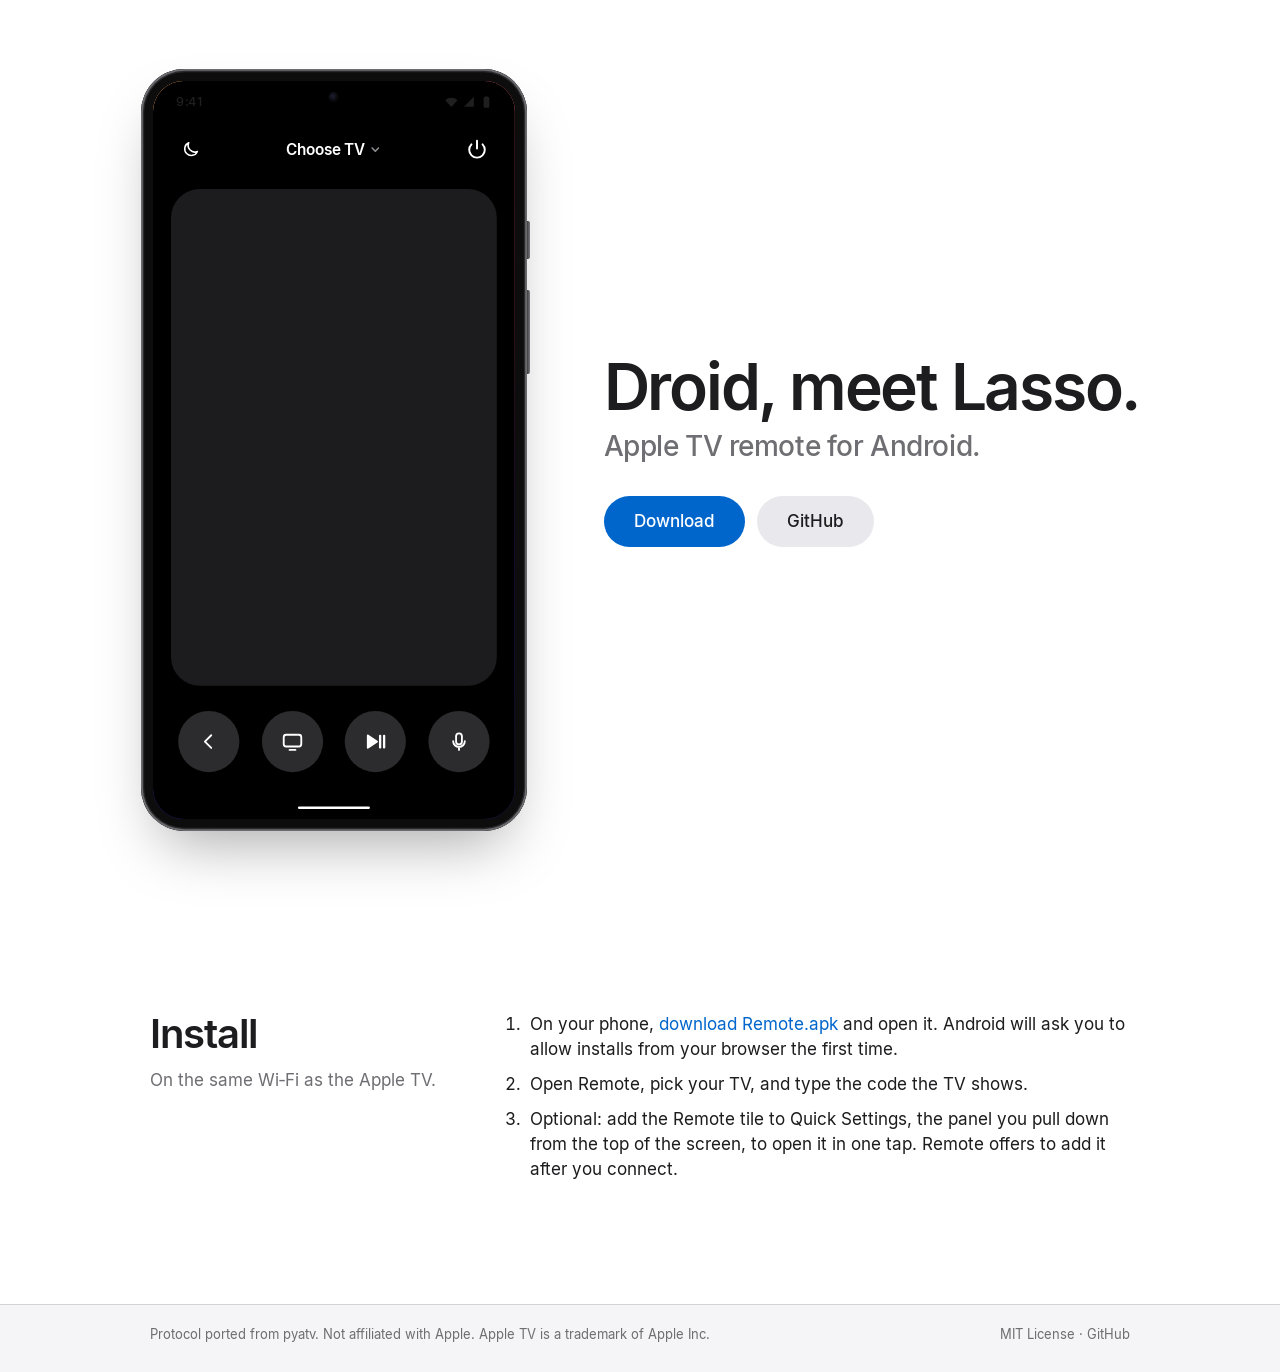
<file: docs/index.html>
<!doctype html>
<html lang="en">
<head>
<meta charset="utf-8">
<meta name="viewport" content="width=device-width, initial-scale=1">
<title>Remote: Apple TV remote for Android</title>
<meta name="description" content="A free, open-source Apple TV remote for Android, with no ads. It pairs with your TV and talks to it directly over Wi&#8209;Fi, the way the iPhone's remote does.">
<link rel="canonical" href="https://dvdsgl.github.io/tv-remote/">
<meta name="theme-color" content="#ffffff">

<meta property="og:type" content="website">
<meta property="og:site_name" content="Remote">
<meta property="og:url" content="https://dvdsgl.github.io/tv-remote/">
<meta property="og:title" content="Remote: Apple TV remote for Android">
<meta property="og:description" content="An open-source Apple TV remote for Android. It pairs with your TV and controls it over Wi&#8209;Fi.">
<meta property="og:image" content="https://dvdsgl.github.io/tv-remote/og.png">
<meta property="og:image:width" content="1200">
<meta property="og:image:height" content="630">
<meta property="og:image:alt" content="Remote on an Android phone and an unfolded foldable, next to the line: Droid, meet Lasso.">
<meta property="og:video" content="https://dvdsgl.github.io/tv-remote/og.mp4">
<meta property="og:video:secure_url" content="https://dvdsgl.github.io/tv-remote/og.mp4">
<meta property="og:video:type" content="video/mp4">
<meta property="og:video:width" content="1200">
<meta property="og:video:height" content="630">
<meta name="twitter:card" content="summary_large_image">
<meta name="twitter:title" content="Remote: Apple TV remote for Android">
<meta name="twitter:description" content="An open-source Apple TV remote for Android. It pairs with your TV and controls it over Wi&#8209;Fi.">
<meta name="twitter:image" content="https://dvdsgl.github.io/tv-remote/og.png">
<meta name="twitter:image:alt" content="Remote on an Android phone and an unfolded foldable, next to the line: Droid, meet Lasso.">

<link rel="icon" href="icon.svg?v=1fe44487" type="image/svg+xml">
<link rel="apple-touch-icon" href="icon.png?v=a7640735">
<link rel="alternate" type="text/plain" href="llms.txt" title="llms.txt">
<link rel="stylesheet" href="demo.css?v=3fcc8a46">
<style>
  @font-face { font-family: Inter; font-weight: 400; font-display: swap; src: url(fonts/inter_regular.ttf); }
  @font-face { font-family: Inter; font-weight: 500; font-display: swap; src: url(fonts/inter_medium.ttf); }
  @font-face { font-family: Inter; font-weight: 600; font-display: swap; src: url(fonts/inter_semibold.ttf); }
  :root { --ink: #1d1d1f; --dim: #6e6e73; --band: #f5f5f7; --rule: #d2d2d7; --link: #0066cc; }
  * { box-sizing: border-box; }
  html { background: #fff; color: var(--ink); font: 400 17px/1.47 Inter, system-ui, sans-serif;
    -webkit-font-smoothing: antialiased; text-rendering: optimizeLegibility; }
  body { margin: 0; }
  a { color: var(--link); text-decoration: none; }
  a:hover { text-decoration: underline; }
  img { display: block; max-width: 100%; height: auto; }
  .wrap { width: min(980px, 100% - 48px); margin: 0 auto; }

  /* The hero fills one screen: phone and copy stacked (portrait) or side by side (landscape). */
  .hero { min-height: 100svh; display: flex; flex-direction: column; align-items: center; justify-content: center;
    gap: 24px; padding: 20px 20px 28px; text-align: center; }
  .hero .demo { --s: min(var(--sh), var(--sw)); }
  .copy { display: flex; flex-direction: column; align-items: center; gap: 24px; }
  .actions { display: flex; flex-wrap: wrap; justify-content: center; gap: 12px; }
  .github { background: #e8e8ed; color: var(--ink); padding: 13px 30px; border-radius: 980px; font-weight: 500; font-size: 17px; }
  .github:hover { background: #dcdce1; text-decoration: none; }
  h1 { font-size: clamp(34px, 9.5vw, 80px); line-height: 1.05; font-weight: 600; letter-spacing: -0.035em; margin: 0; }
  .sub { font-size: clamp(19px, 4.6vw, 28px); line-height: 1.25; font-weight: 500; letter-spacing: -0.015em; color: var(--dim); margin: 8px 0 0; }
  @media (orientation: landscape) {
    .hero { flex-direction: row; gap: clamp(32px, 6vw, 96px); padding: 32px 40px; text-align: left; }
    .copy { align-items: flex-start; gap: 32px; }
    .actions { justify-content: flex-start; }
    h1 { font-size: clamp(36px, 5vw, 84px); }
  }
  .download { background: var(--link); color: #fff; padding: 13px 30px; border-radius: 980px; font-weight: 500; font-size: 17px; }
  .corner-download { position: fixed; z-index: 10; top: 16px; right: 16px; width: 40px; height: 40px; border-radius: 50%;
    background: var(--link); display: flex; align-items: center; justify-content: center; box-shadow: 0 2px 10px rgba(0,0,0,.12); }
  .corner-download:hover { background: #0077ed; text-decoration: none; }
  /* Side by side, Download is always in view. */
  @media (orientation: landscape) { .corner-download { display: none; } }
  .download:hover { background: #0077ed; text-decoration: none; }


  .install h2 { font-size: 40px; line-height: 1.1; font-weight: 600; letter-spacing: -0.025em; margin: 0; }

  .install { padding: 112px 0; }
  .install .wrap { display: grid; grid-template-columns: 300px 1fr; gap: 56px; align-items: start; }
  .install p { color: var(--dim); margin: 12px 0 0; }
  .steps { margin: 0; padding-left: 1.2em; color: var(--ink); }
  .steps li { margin: 0 0 10px; padding-left: 4px; }

  footer { background: var(--band); border-top: 1px solid var(--rule); padding: 20px 0 28px; font-size: 13px; color: var(--dim); }
  footer .wrap { display: flex; justify-content: space-between; gap: 24px; flex-wrap: wrap; }
  footer a { color: var(--dim); }

  /* hero-sizes:start (generated by tools/hero_sizes.py) */
  @media (orientation: portrait) and (max-width: 439px) {
    .hero { --sh: .3; --sw: .3; }
    @media (min-height: 360px) { .hero { --sh: 0.280; } }
    @media (min-height: 380px) { .hero { --sh: 0.280; } }
    @media (min-height: 400px) { .hero { --sh: 0.280; } }
    @media (min-height: 420px) { .hero { --sh: 0.280; } }
    @media (min-height: 440px) { .hero { --sh: 0.280; } }
    @media (min-height: 460px) { .hero { --sh: 0.280; } }
    @media (min-height: 480px) { .hero { --sh: 0.280; } }
    @media (min-height: 500px) { .hero { --sh: 0.280; } }
    @media (min-height: 520px) { .hero { --sh: 0.280; } }
    @media (min-height: 540px) { .hero { --sh: 0.283; } }
    @media (min-height: 560px) { .hero { --sh: 0.307; } }
    @media (min-height: 580px) { .hero { --sh: 0.331; } }
    @media (min-height: 600px) { .hero { --sh: 0.354; } }
    @media (min-height: 620px) { .hero { --sh: 0.378; } }
    @media (min-height: 640px) { .hero { --sh: 0.401; } }
    @media (min-height: 660px) { .hero { --sh: 0.425; } }
    @media (min-height: 680px) { .hero { --sh: 0.449; } }
    @media (min-height: 700px) { .hero { --sh: 0.472; } }
    @media (min-height: 720px) { .hero { --sh: 0.496; } }
    @media (min-height: 740px) { .hero { --sh: 0.519; } }
    @media (min-height: 760px) { .hero { --sh: 0.543; } }
    @media (min-height: 780px) { .hero { --sh: 0.567; } }
    @media (min-height: 800px) { .hero { --sh: 0.590; } }
    @media (min-height: 820px) { .hero { --sh: 0.614; } }
    @media (min-height: 840px) { .hero { --sh: 0.638; } }
    @media (min-height: 860px) { .hero { --sh: 0.661; } }
    @media (min-height: 880px) { .hero { --sh: 0.685; } }
    @media (min-height: 900px) { .hero { --sh: 0.708; } }
    @media (min-height: 920px) { .hero { --sh: 0.732; } }
    @media (min-height: 940px) { .hero { --sh: 0.756; } }
    @media (min-height: 960px) { .hero { --sh: 0.779; } }
    @media (min-height: 980px) { .hero { --sh: 0.803; } }
    @media (min-height: 1000px) { .hero { --sh: 0.826; } }
    @media (min-height: 1020px) { .hero { --sh: 0.850; } }
    @media (min-height: 1040px) { .hero { --sh: 0.874; } }
    @media (min-height: 1060px) { .hero { --sh: 0.897; } }
    @media (min-height: 1080px) { .hero { --sh: 0.921; } }
    @media (min-height: 1100px) { .hero { --sh: 0.945; } }
    @media (min-height: 1120px) { .hero { --sh: 0.950; } }
    @media (min-height: 1140px) { .hero { --sh: 0.950; } }
    @media (min-height: 1160px) { .hero { --sh: 0.950; } }
    @media (min-height: 1180px) { .hero { --sh: 0.950; } }
    @media (min-height: 1200px) { .hero { --sh: 0.950; } }
    @media (min-height: 1220px) { .hero { --sh: 0.950; } }
    @media (min-height: 1240px) { .hero { --sh: 0.950; } }
    @media (min-height: 1260px) { .hero { --sh: 0.950; } }
    @media (min-height: 1280px) { .hero { --sh: 0.950; } }
    @media (min-height: 1300px) { .hero { --sh: 0.950; } }
    @media (min-height: 1320px) { .hero { --sh: 0.950; } }
    @media (min-height: 1340px) { .hero { --sh: 0.950; } }
    @media (min-height: 1360px) { .hero { --sh: 0.950; } }
    @media (min-height: 1380px) { .hero { --sh: 0.950; } }
    @media (min-height: 1400px) { .hero { --sh: 0.950; } }
    @media (min-height: 1420px) { .hero { --sh: 0.950; } }
    @media (min-height: 1440px) { .hero { --sh: 0.950; } }
    @media (min-width: 280px) { .hero { --sw: 0.542; } }
    @media (min-width: 300px) { .hero { --sw: 0.581; } }
    @media (min-width: 320px) { .hero { --sw: 0.619; } }
    @media (min-width: 340px) { .hero { --sw: 0.658; } }
    @media (min-width: 360px) { .hero { --sw: 0.697; } }
    @media (min-width: 380px) { .hero { --sw: 0.735; } }
    @media (min-width: 400px) { .hero { --sw: 0.774; } }
    @media (min-width: 420px) { .hero { --sw: 0.813; } }
  }
  @media (orientation: portrait) and (min-width: 440px) and (max-width: 599px) {
    .hero { --sh: .3; --sw: .3; }
    @media (min-height: 360px) { .hero { --sh: 0.280; } }
    @media (min-height: 380px) { .hero { --sh: 0.280; } }
    @media (min-height: 400px) { .hero { --sh: 0.280; } }
    @media (min-height: 420px) { .hero { --sh: 0.280; } }
    @media (min-height: 440px) { .hero { --sh: 0.280; } }
    @media (min-height: 460px) { .hero { --sh: 0.280; } }
    @media (min-height: 480px) { .hero { --sh: 0.280; } }
    @media (min-height: 500px) { .hero { --sh: 0.280; } }
    @media (min-height: 520px) { .hero { --sh: 0.280; } }
    @media (min-height: 540px) { .hero { --sh: 0.280; } }
    @media (min-height: 560px) { .hero { --sh: 0.280; } }
    @media (min-height: 580px) { .hero { --sh: 0.300; } }
    @media (min-height: 600px) { .hero { --sh: 0.323; } }
    @media (min-height: 620px) { .hero { --sh: 0.347; } }
    @media (min-height: 640px) { .hero { --sh: 0.371; } }
    @media (min-height: 660px) { .hero { --sh: 0.394; } }
    @media (min-height: 680px) { .hero { --sh: 0.418; } }
    @media (min-height: 700px) { .hero { --sh: 0.442; } }
    @media (min-height: 720px) { .hero { --sh: 0.465; } }
    @media (min-height: 740px) { .hero { --sh: 0.489; } }
    @media (min-height: 760px) { .hero { --sh: 0.512; } }
    @media (min-height: 780px) { .hero { --sh: 0.536; } }
    @media (min-height: 800px) { .hero { --sh: 0.560; } }
    @media (min-height: 820px) { .hero { --sh: 0.583; } }
    @media (min-height: 840px) { .hero { --sh: 0.607; } }
    @media (min-height: 860px) { .hero { --sh: 0.630; } }
    @media (min-height: 880px) { .hero { --sh: 0.654; } }
    @media (min-height: 900px) { .hero { --sh: 0.678; } }
    @media (min-height: 920px) { .hero { --sh: 0.701; } }
    @media (min-height: 940px) { .hero { --sh: 0.725; } }
    @media (min-height: 960px) { .hero { --sh: 0.749; } }
    @media (min-height: 980px) { .hero { --sh: 0.772; } }
    @media (min-height: 1000px) { .hero { --sh: 0.796; } }
    @media (min-height: 1020px) { .hero { --sh: 0.819; } }
    @media (min-height: 1040px) { .hero { --sh: 0.843; } }
    @media (min-height: 1060px) { .hero { --sh: 0.867; } }
    @media (min-height: 1080px) { .hero { --sh: 0.890; } }
    @media (min-height: 1100px) { .hero { --sh: 0.914; } }
    @media (min-height: 1120px) { .hero { --sh: 0.937; } }
    @media (min-height: 1140px) { .hero { --sh: 0.950; } }
    @media (min-height: 1160px) { .hero { --sh: 0.950; } }
    @media (min-height: 1180px) { .hero { --sh: 0.950; } }
    @media (min-height: 1200px) { .hero { --sh: 0.950; } }
    @media (min-height: 1220px) { .hero { --sh: 0.950; } }
    @media (min-height: 1240px) { .hero { --sh: 0.950; } }
    @media (min-height: 1260px) { .hero { --sh: 0.950; } }
    @media (min-height: 1280px) { .hero { --sh: 0.950; } }
    @media (min-height: 1300px) { .hero { --sh: 0.950; } }
    @media (min-height: 1320px) { .hero { --sh: 0.950; } }
    @media (min-height: 1340px) { .hero { --sh: 0.950; } }
    @media (min-height: 1360px) { .hero { --sh: 0.950; } }
    @media (min-height: 1380px) { .hero { --sh: 0.950; } }
    @media (min-height: 1400px) { .hero { --sh: 0.950; } }
    @media (min-height: 1420px) { .hero { --sh: 0.950; } }
    @media (min-height: 1440px) { .hero { --sh: 0.950; } }
    @media (min-width: 440px) { .hero { --sw: 0.852; } }
    @media (min-width: 460px) { .hero { --sw: 0.890; } }
    @media (min-width: 480px) { .hero { --sw: 0.929; } }
    @media (min-width: 500px) { .hero { --sw: 0.950; } }
    @media (min-width: 520px) { .hero { --sw: 0.950; } }
    @media (min-width: 540px) { .hero { --sw: 0.950; } }
    @media (min-width: 560px) { .hero { --sw: 0.950; } }
    @media (min-width: 580px) { .hero { --sw: 0.950; } }
  }
  @media (orientation: portrait) and (min-width: 600px) {
    .hero { --sh: .3; --sw: .3; }
    @media (min-height: 360px) { .hero { --sh: 0.280; } }
    @media (min-height: 380px) { .hero { --sh: 0.280; } }
    @media (min-height: 400px) { .hero { --sh: 0.280; } }
    @media (min-height: 420px) { .hero { --sh: 0.280; } }
    @media (min-height: 440px) { .hero { --sh: 0.280; } }
    @media (min-height: 460px) { .hero { --sh: 0.280; } }
    @media (min-height: 480px) { .hero { --sh: 0.280; } }
    @media (min-height: 500px) { .hero { --sh: 0.280; } }
    @media (min-height: 520px) { .hero { --sh: 0.280; } }
    @media (min-height: 540px) { .hero { --sh: 0.280; } }
    @media (min-height: 560px) { .hero { --sh: 0.280; } }
    @media (min-height: 580px) { .hero { --sh: 0.280; } }
    @media (min-height: 600px) { .hero { --sh: 0.280; } }
    @media (min-height: 620px) { .hero { --sh: 0.295; } }
    @media (min-height: 640px) { .hero { --sh: 0.319; } }
    @media (min-height: 660px) { .hero { --sh: 0.342; } }
    @media (min-height: 680px) { .hero { --sh: 0.366; } }
    @media (min-height: 700px) { .hero { --sh: 0.390; } }
    @media (min-height: 720px) { .hero { --sh: 0.413; } }
    @media (min-height: 740px) { .hero { --sh: 0.437; } }
    @media (min-height: 760px) { .hero { --sh: 0.460; } }
    @media (min-height: 780px) { .hero { --sh: 0.484; } }
    @media (min-height: 800px) { .hero { --sh: 0.508; } }
    @media (min-height: 820px) { .hero { --sh: 0.531; } }
    @media (min-height: 840px) { .hero { --sh: 0.555; } }
    @media (min-height: 860px) { .hero { --sh: 0.579; } }
    @media (min-height: 880px) { .hero { --sh: 0.602; } }
    @media (min-height: 900px) { .hero { --sh: 0.626; } }
    @media (min-height: 920px) { .hero { --sh: 0.649; } }
    @media (min-height: 940px) { .hero { --sh: 0.673; } }
    @media (min-height: 960px) { .hero { --sh: 0.697; } }
    @media (min-height: 980px) { .hero { --sh: 0.720; } }
    @media (min-height: 1000px) { .hero { --sh: 0.744; } }
    @media (min-height: 1020px) { .hero { --sh: 0.767; } }
    @media (min-height: 1040px) { .hero { --sh: 0.791; } }
    @media (min-height: 1060px) { .hero { --sh: 0.815; } }
    @media (min-height: 1080px) { .hero { --sh: 0.838; } }
    @media (min-height: 1100px) { .hero { --sh: 0.862; } }
    @media (min-height: 1120px) { .hero { --sh: 0.885; } }
    @media (min-height: 1140px) { .hero { --sh: 0.909; } }
    @media (min-height: 1160px) { .hero { --sh: 0.933; } }
    @media (min-height: 1180px) { .hero { --sh: 0.950; } }
    @media (min-height: 1200px) { .hero { --sh: 0.950; } }
    @media (min-height: 1220px) { .hero { --sh: 0.950; } }
    @media (min-height: 1240px) { .hero { --sh: 0.950; } }
    @media (min-height: 1260px) { .hero { --sh: 0.950; } }
    @media (min-height: 1280px) { .hero { --sh: 0.950; } }
    @media (min-height: 1300px) { .hero { --sh: 0.950; } }
    @media (min-height: 1320px) { .hero { --sh: 0.950; } }
    @media (min-height: 1340px) { .hero { --sh: 0.950; } }
    @media (min-height: 1360px) { .hero { --sh: 0.950; } }
    @media (min-height: 1380px) { .hero { --sh: 0.950; } }
    @media (min-height: 1400px) { .hero { --sh: 0.950; } }
    @media (min-height: 1420px) { .hero { --sh: 0.950; } }
    @media (min-height: 1440px) { .hero { --sh: 0.950; } }
    @media (min-width: 600px) { .hero { --sw: 0.857; } }
    @media (min-width: 620px) { .hero { --sw: 0.886; } }
    @media (min-width: 640px) { .hero { --sw: 0.914; } }
    @media (min-width: 660px) { .hero { --sw: 0.943; } }
    @media (min-width: 680px) { .hero { --sw: 0.950; } }
    @media (min-width: 700px) { .hero { --sw: 0.950; } }
    @media (min-width: 720px) { .hero { --sw: 0.950; } }
    @media (min-width: 740px) { .hero { --sw: 0.950; } }
    @media (min-width: 760px) { .hero { --sw: 0.950; } }
    @media (min-width: 780px) { .hero { --sw: 0.950; } }
    @media (min-width: 800px) { .hero { --sw: 0.950; } }
    @media (min-width: 820px) { .hero { --sw: 0.950; } }
    @media (min-width: 840px) { .hero { --sw: 0.950; } }
    @media (min-width: 860px) { .hero { --sw: 0.950; } }
    @media (min-width: 880px) { .hero { --sw: 0.950; } }
    @media (min-width: 900px) { .hero { --sw: 0.950; } }
    @media (min-width: 920px) { .hero { --sw: 0.950; } }
    @media (min-width: 940px) { .hero { --sw: 0.950; } }
    @media (min-width: 960px) { .hero { --sw: 0.950; } }
    @media (min-width: 980px) { .hero { --sw: 0.950; } }
    @media (min-width: 1000px) { .hero { --sw: 0.950; } }
    @media (min-width: 1020px) { .hero { --sw: 0.950; } }
    @media (min-width: 1040px) { .hero { --sw: 0.950; } }
    @media (min-width: 1060px) { .hero { --sw: 0.950; } }
    @media (min-width: 1080px) { .hero { --sw: 0.950; } }
    @media (min-width: 1100px) { .hero { --sw: 0.950; } }
    @media (min-width: 1120px) { .hero { --sw: 0.950; } }
    @media (min-width: 1140px) { .hero { --sw: 0.950; } }
    @media (min-width: 1160px) { .hero { --sw: 0.950; } }
    @media (min-width: 1180px) { .hero { --sw: 0.950; } }
    @media (min-width: 1200px) { .hero { --sw: 0.950; } }
    @media (min-width: 1220px) { .hero { --sw: 0.950; } }
    @media (min-width: 1240px) { .hero { --sw: 0.950; } }
    @media (min-width: 1260px) { .hero { --sw: 0.950; } }
    @media (min-width: 1280px) { .hero { --sw: 0.950; } }
    @media (min-width: 1300px) { .hero { --sw: 0.950; } }
    @media (min-width: 1320px) { .hero { --sw: 0.950; } }
    @media (min-width: 1340px) { .hero { --sw: 0.950; } }
    @media (min-width: 1360px) { .hero { --sw: 0.950; } }
    @media (min-width: 1380px) { .hero { --sw: 0.950; } }
    @media (min-width: 1400px) { .hero { --sw: 0.950; } }
  }
  @media (orientation: landscape) {
    .hero { --sh: .3; --sw: .3; }
    @media (min-height: 360px) { .hero { --sh: 0.349; } }
    @media (min-height: 380px) { .hero { --sh: 0.373; } }
    @media (min-height: 400px) { .hero { --sh: 0.397; } }
    @media (min-height: 420px) { .hero { --sh: 0.420; } }
    @media (min-height: 440px) { .hero { --sh: 0.444; } }
    @media (min-height: 460px) { .hero { --sh: 0.468; } }
    @media (min-height: 480px) { .hero { --sh: 0.491; } }
    @media (min-height: 500px) { .hero { --sh: 0.515; } }
    @media (min-height: 520px) { .hero { --sh: 0.538; } }
    @media (min-height: 540px) { .hero { --sh: 0.562; } }
    @media (min-height: 560px) { .hero { --sh: 0.586; } }
    @media (min-height: 580px) { .hero { --sh: 0.609; } }
    @media (min-height: 600px) { .hero { --sh: 0.633; } }
    @media (min-height: 620px) { .hero { --sh: 0.656; } }
    @media (min-height: 640px) { .hero { --sh: 0.680; } }
    @media (min-height: 660px) { .hero { --sh: 0.704; } }
    @media (min-height: 680px) { .hero { --sh: 0.727; } }
    @media (min-height: 700px) { .hero { --sh: 0.751; } }
    @media (min-height: 720px) { .hero { --sh: 0.774; } }
    @media (min-height: 740px) { .hero { --sh: 0.798; } }
    @media (min-height: 760px) { .hero { --sh: 0.822; } }
    @media (min-height: 780px) { .hero { --sh: 0.845; } }
    @media (min-height: 800px) { .hero { --sh: 0.869; } }
    @media (min-height: 820px) { .hero { --sh: 0.893; } }
    @media (min-height: 840px) { .hero { --sh: 0.900; } }
    @media (min-height: 860px) { .hero { --sh: 0.900; } }
    @media (min-height: 880px) { .hero { --sh: 0.900; } }
    @media (min-height: 900px) { .hero { --sh: 0.900; } }
    @media (min-height: 920px) { .hero { --sh: 0.900; } }
    @media (min-height: 940px) { .hero { --sh: 0.900; } }
    @media (min-height: 960px) { .hero { --sh: 0.900; } }
    @media (min-height: 980px) { .hero { --sh: 0.900; } }
    @media (min-height: 1000px) { .hero { --sh: 0.900; } }
    @media (min-height: 1020px) { .hero { --sh: 0.900; } }
    @media (min-height: 1040px) { .hero { --sh: 0.900; } }
    @media (min-height: 1060px) { .hero { --sh: 0.900; } }
    @media (min-height: 1080px) { .hero { --sh: 0.900; } }
    @media (min-height: 1100px) { .hero { --sh: 0.900; } }
    @media (min-height: 1120px) { .hero { --sh: 0.900; } }
    @media (min-height: 1140px) { .hero { --sh: 0.900; } }
    @media (min-height: 1160px) { .hero { --sh: 0.900; } }
    @media (min-height: 1180px) { .hero { --sh: 0.900; } }
    @media (min-height: 1200px) { .hero { --sh: 0.900; } }
    @media (min-height: 1220px) { .hero { --sh: 0.900; } }
    @media (min-height: 1240px) { .hero { --sh: 0.900; } }
    @media (min-height: 1260px) { .hero { --sh: 0.900; } }
    @media (min-height: 1280px) { .hero { --sh: 0.900; } }
    @media (min-height: 1300px) { .hero { --sh: 0.900; } }
    @media (min-height: 1320px) { .hero { --sh: 0.900; } }
    @media (min-height: 1340px) { .hero { --sh: 0.900; } }
    @media (min-height: 1360px) { .hero { --sh: 0.900; } }
    @media (min-height: 1380px) { .hero { --sh: 0.900; } }
    @media (min-height: 1400px) { .hero { --sh: 0.900; } }
    @media (min-height: 1420px) { .hero { --sh: 0.900; } }
    @media (min-height: 1440px) { .hero { --sh: 0.900; } }
    @media (min-width: 480px) { .hero { --sw: 0.442; } }
    @media (min-width: 500px) { .hero { --sw: 0.461; } }
    @media (min-width: 520px) { .hero { --sw: 0.479; } }
    @media (min-width: 540px) { .hero { --sw: 0.498; } }
    @media (min-width: 560px) { .hero { --sw: 0.516; } }
    @media (min-width: 580px) { .hero { --sw: 0.535; } }
    @media (min-width: 600px) { .hero { --sw: 0.553; } }
    @media (min-width: 620px) { .hero { --sw: 0.571; } }
    @media (min-width: 640px) { .hero { --sw: 0.590; } }
    @media (min-width: 660px) { .hero { --sw: 0.608; } }
    @media (min-width: 680px) { .hero { --sw: 0.627; } }
    @media (min-width: 700px) { .hero { --sw: 0.645; } }
    @media (min-width: 720px) { .hero { --sw: 0.664; } }
    @media (min-width: 740px) { .hero { --sw: 0.682; } }
    @media (min-width: 760px) { .hero { --sw: 0.700; } }
    @media (min-width: 780px) { .hero { --sw: 0.719; } }
    @media (min-width: 800px) { .hero { --sw: 0.737; } }
    @media (min-width: 820px) { .hero { --sw: 0.756; } }
    @media (min-width: 840px) { .hero { --sw: 0.774; } }
    @media (min-width: 860px) { .hero { --sw: 0.793; } }
    @media (min-width: 880px) { .hero { --sw: 0.811; } }
    @media (min-width: 900px) { .hero { --sw: 0.829; } }
    @media (min-width: 920px) { .hero { --sw: 0.848; } }
    @media (min-width: 940px) { .hero { --sw: 0.866; } }
    @media (min-width: 960px) { .hero { --sw: 0.885; } }
    @media (min-width: 980px) { .hero { --sw: 0.900; } }
    @media (min-width: 1000px) { .hero { --sw: 0.900; } }
    @media (min-width: 1020px) { .hero { --sw: 0.900; } }
    @media (min-width: 1040px) { .hero { --sw: 0.900; } }
    @media (min-width: 1060px) { .hero { --sw: 0.900; } }
    @media (min-width: 1080px) { .hero { --sw: 0.900; } }
    @media (min-width: 1100px) { .hero { --sw: 0.900; } }
    @media (min-width: 1120px) { .hero { --sw: 0.900; } }
    @media (min-width: 1140px) { .hero { --sw: 0.900; } }
    @media (min-width: 1160px) { .hero { --sw: 0.900; } }
    @media (min-width: 1180px) { .hero { --sw: 0.900; } }
    @media (min-width: 1200px) { .hero { --sw: 0.900; } }
    @media (min-width: 1220px) { .hero { --sw: 0.900; } }
    @media (min-width: 1240px) { .hero { --sw: 0.900; } }
    @media (min-width: 1260px) { .hero { --sw: 0.900; } }
    @media (min-width: 1280px) { .hero { --sw: 0.900; } }
    @media (min-width: 1300px) { .hero { --sw: 0.900; } }
    @media (min-width: 1320px) { .hero { --sw: 0.900; } }
    @media (min-width: 1340px) { .hero { --sw: 0.900; } }
    @media (min-width: 1360px) { .hero { --sw: 0.900; } }
    @media (min-width: 1380px) { .hero { --sw: 0.900; } }
    @media (min-width: 1400px) { .hero { --sw: 0.900; } }
    @media (min-width: 1420px) { .hero { --sw: 0.900; } }
    @media (min-width: 1440px) { .hero { --sw: 0.900; } }
    @media (min-width: 1460px) { .hero { --sw: 0.900; } }
    @media (min-width: 1480px) { .hero { --sw: 0.900; } }
    @media (min-width: 1500px) { .hero { --sw: 0.900; } }
    @media (min-width: 1520px) { .hero { --sw: 0.900; } }
    @media (min-width: 1540px) { .hero { --sw: 0.900; } }
    @media (min-width: 1560px) { .hero { --sw: 0.900; } }
    @media (min-width: 1580px) { .hero { --sw: 0.900; } }
    @media (min-width: 1600px) { .hero { --sw: 0.900; } }
    @media (min-width: 1620px) { .hero { --sw: 0.900; } }
    @media (min-width: 1640px) { .hero { --sw: 0.900; } }
    @media (min-width: 1660px) { .hero { --sw: 0.900; } }
    @media (min-width: 1680px) { .hero { --sw: 0.900; } }
    @media (min-width: 1700px) { .hero { --sw: 0.900; } }
    @media (min-width: 1720px) { .hero { --sw: 0.900; } }
    @media (min-width: 1740px) { .hero { --sw: 0.900; } }
    @media (min-width: 1760px) { .hero { --sw: 0.900; } }
    @media (min-width: 1780px) { .hero { --sw: 0.900; } }
    @media (min-width: 1800px) { .hero { --sw: 0.900; } }
    @media (min-width: 1820px) { .hero { --sw: 0.900; } }
    @media (min-width: 1840px) { .hero { --sw: 0.900; } }
    @media (min-width: 1860px) { .hero { --sw: 0.900; } }
    @media (min-width: 1880px) { .hero { --sw: 0.900; } }
    @media (min-width: 1900px) { .hero { --sw: 0.900; } }
    @media (min-width: 1920px) { .hero { --sw: 0.900; } }
    @media (min-width: 1940px) { .hero { --sw: 0.900; } }
    @media (min-width: 1960px) { .hero { --sw: 0.900; } }
    @media (min-width: 1980px) { .hero { --sw: 0.900; } }
    @media (min-width: 2000px) { .hero { --sw: 0.900; } }
    @media (min-width: 2020px) { .hero { --sw: 0.900; } }
    @media (min-width: 2040px) { .hero { --sw: 0.900; } }
    @media (min-width: 2060px) { .hero { --sw: 0.900; } }
    @media (min-width: 2080px) { .hero { --sw: 0.900; } }
    @media (min-width: 2100px) { .hero { --sw: 0.900; } }
    @media (min-width: 2120px) { .hero { --sw: 0.900; } }
    @media (min-width: 2140px) { .hero { --sw: 0.900; } }
    @media (min-width: 2160px) { .hero { --sw: 0.900; } }
    @media (min-width: 2180px) { .hero { --sw: 0.900; } }
    @media (min-width: 2200px) { .hero { --sw: 0.900; } }
    @media (min-width: 2220px) { .hero { --sw: 0.900; } }
    @media (min-width: 2240px) { .hero { --sw: 0.900; } }
    @media (min-width: 2260px) { .hero { --sw: 0.900; } }
    @media (min-width: 2280px) { .hero { --sw: 0.900; } }
    @media (min-width: 2300px) { .hero { --sw: 0.900; } }
    @media (min-width: 2320px) { .hero { --sw: 0.900; } }
    @media (min-width: 2340px) { .hero { --sw: 0.900; } }
    @media (min-width: 2360px) { .hero { --sw: 0.900; } }
    @media (min-width: 2380px) { .hero { --sw: 0.900; } }
    @media (min-width: 2400px) { .hero { --sw: 0.900; } }
    @media (min-width: 2420px) { .hero { --sw: 0.900; } }
    @media (min-width: 2440px) { .hero { --sw: 0.900; } }
    @media (min-width: 2460px) { .hero { --sw: 0.900; } }
    @media (min-width: 2480px) { .hero { --sw: 0.900; } }
    @media (min-width: 2500px) { .hero { --sw: 0.900; } }
    @media (min-width: 2520px) { .hero { --sw: 0.900; } }
    @media (min-width: 2540px) { .hero { --sw: 0.900; } }
    @media (min-width: 2560px) { .hero { --sw: 0.900; } }
    @media (min-width: 2580px) { .hero { --sw: 0.900; } }
    @media (min-width: 2600px) { .hero { --sw: 0.900; } }
  }
  /* hero-sizes:end */
  @media (max-width: 860px) {
          .install h2 { font-size: 32px; }
        .install { padding: 72px 0; }
    .install .wrap { grid-template-columns: 1fr; gap: 24px; }
  }
</style>
</head>
<body>

<a class="corner-download" href="https://github.com/dvdsgl/tv-remote/releases/latest/download/Remote.apk" aria-label="Download Remote.apk" title="Download"><svg width="18" height="18" viewBox="0 0 24 24" fill="none" stroke="#fff" stroke-width="2.4" stroke-linecap="round" stroke-linejoin="round"><path d="M12 4v14M6 12l6 6 6-6"/></svg></a>

<header class="hero">
  <div class="stage">
    <div class="demo" role="img" aria-label="Remote on an Android phone: open it from the home screen, choose your Apple TV, type the code the TV shows, and swipe on the touch surface. Later, open it again from its Quick Settings tile.">
      <div class="key" style="top:20%;height:5%"></div><div class="key" style="top:29%;height:11%"></div>
      <div class="viewport"><div class="scene" aria-hidden="true">
        <div class="bar"><span>9:41</span><span><svg width="15" height="15" viewBox="0 0 24 24"><path d="M12 20.5 1 8.4a16.2 16.2 0 0 1 22 0z"/></svg><svg width="14" height="14" viewBox="0 0 24 24"><path d="M21.5 2.5v19h-19z"/></svg><svg width="15" height="15" viewBox="0 0 24 24"><rect x="10" y="1.5" width="4" height="2.2" rx=".6"/><rect x="7" y="3" width="10" height="19" rx="2"/></svg></span></div>
        <div class="abs home"><div class="abs clock">9:41</div><div class="abs date">Wednesday, October 28</div><div class="slot-ic" style="left:35.75px;top:540px"><div class="app-ic" style="background:#D3E3FD"><svg width="26" height="26" viewBox="0 0 24 24" fill="none" stroke="#0B305E" stroke-width="1.8" stroke-linecap="round" stroke-linejoin="round"><circle cx="12" cy="12" r="8"/><path d="M12 7.5V12l3 2"/></svg></div><b>Clock</b></div><div class="slot-ic" style="left:127.25px;top:540px"><div class="app-ic" style="background:#EADDFF"><svg width="26" height="26" viewBox="0 0 24 24" fill="none" stroke="#3B2471" stroke-width="1.8" stroke-linecap="round" stroke-linejoin="round"><rect x="4" y="5.5" width="16" height="14" rx="2.5"/><path d="M4 10h16M8.5 3.5v4M15.5 3.5v4"/></svg></div><b>Calendar</b></div><div class="slot-ic" style="left:218.75px;top:540px"><div class="app-ic remote-ic"><i></i><em><s></s><u></u></em></div><b>Remote</b></div><div class="slot-ic" style="left:310.25px;top:540px"><div class="app-ic" style="background:#C4EED0"><svg width="26" height="26" viewBox="0 0 24 24" fill="none" stroke="#0F3D22" stroke-width="1.8" stroke-linecap="round" stroke-linejoin="round"><path d="M4 7.5a2 2 0 0 1 2-2h4l2 2h6a2 2 0 0 1 2 2v7a2 2 0 0 1-2 2H6a2 2 0 0 1-2-2z"/></svg></div><b>Files</b></div><div class="slot-ic" style="left:35.75px;top:646px"><div class="app-ic" style="background:#C4EED0"><svg width="26" height="26" viewBox="0 0 24 24" fill="none" stroke="#0F3D22" stroke-width="1.8" stroke-linecap="round" stroke-linejoin="round"><path d="M6.5 4h3l1.5 4-2 1.5a10 10 0 0 0 5.5 5.5l1.5-2 4 1.5v3a2 2 0 0 1-2 2A15 15 0 0 1 4.5 6a2 2 0 0 1 2-2z"/></svg></div></div><div class="slot-ic" style="left:127.25px;top:646px"><div class="app-ic" style="background:#D3E3FD"><svg width="26" height="26" viewBox="0 0 24 24" fill="none" stroke="#0B305E" stroke-width="1.8" stroke-linecap="round" stroke-linejoin="round"><path d="M4.5 6.5a2 2 0 0 1 2-2h11a2 2 0 0 1 2 2v8a2 2 0 0 1-2 2H10l-4 3v-3h.5a2 2 0 0 1-2-2z"/></svg></div></div><div class="slot-ic" style="left:218.75px;top:646px"><div class="app-ic" style="background:#FFDBCB"><svg width="26" height="26" viewBox="0 0 24 24" fill="none" stroke="#5A2A12" stroke-width="1.8" stroke-linecap="round" stroke-linejoin="round"><circle cx="12" cy="12" r="8"/><path d="M4 12h16M12 4a12 12 0 0 1 0 16M12 4a12 12 0 0 0 0 16"/></svg></div></div><div class="slot-ic" style="left:310.25px;top:646px"><div class="app-ic" style="background:#EADDFF"><svg width="26" height="26" viewBox="0 0 24 24" fill="none" stroke="#3B2471" stroke-width="1.8" stroke-linecap="round" stroke-linejoin="round"><rect x="3.5" y="6.5" width="17" height="12" rx="2.5"/><circle cx="12" cy="12.5" r="3.3"/><path d="M8.5 6.5 10 4.5h4l1.5 2"/></svg></div></div>
          <div class="abs search"><svg width="20" height="20" viewBox="0 0 24 24" fill="none" stroke="#5f6368" stroke-width="2" stroke-linecap="round"><circle cx="11" cy="11" r="6.5"/><path d="m16 16 4 4"/></svg>Search</div></div>
        <div class="abs qs-scrim"></div>
        <div class="abs qs"><div class="bright"><i><svg width="20" height="20" viewBox="0 0 24 24" fill="none" stroke="#fff" stroke-width="2" stroke-linecap="round"><circle cx="12" cy="12" r="4"/><path d="M12 2.5v2M12 19.5v2M4.6 4.6 6 6M18 18l1.4 1.4M2.5 12h2M19.5 12h2M4.6 19.4 6 18M18 6l1.4-1.4"/></svg></i></div>
          <div class="tiles"><div class="tile on"><svg width="22" height="22" viewBox="0 0 24 24" fill="#fff"><path d="M12 20.5 1.5 8.7a15.5 15.5 0 0 1 21 0z"/></svg>Internet</div>
            <div class="tile on"><svg width="22" height="22" viewBox="0 0 24 24" fill="none" stroke="#fff" stroke-width="2" stroke-linecap="round" stroke-linejoin="round"><path d="m7 7 10 10-5 4.5V2.5L17 7 7 17"/></svg>Bluetooth</div>
            <div class="tile remote"><svg width="22" height="22" viewBox="0 0 24 24" fill="#1f1f1f"><path d="M8 2h8a3 3 0 0 1 3 3v9a3 3 0 0 1-3 3H8a3 3 0 0 1-3-3V5a3 3 0 0 1 3-3z"/><circle cx="6.6" cy="20.5" r="1.6"/><circle cx="10.2" cy="20.5" r="1.6"/><circle cx="13.8" cy="20.5" r="1.6"/><circle cx="17.4" cy="20.5" r="1.6"/></svg><div>Remote<small>Living Room</small></div></div>
            <div class="tile"><svg width="22" height="22" viewBox="0 0 24 24" fill="none" stroke="#1f1f1f" stroke-width="2" stroke-linecap="round" stroke-linejoin="round"><path d="M8 2.5h8l-1.5 6H9.5zM9.5 8.5h5v12a1.5 1.5 0 0 1-1.5 1.5h-2a1.5 1.5 0 0 1-1.5-1.5z"/></svg>Flashlight</div></div>
          <div class="grip"></div></div>
        <div class="abs app">
          <div class="abs name a">Choose TV<svg width="16" height="16" viewBox="0 0 16 16" fill="none"><path d="M4.5 6.5 8 10l3.5-3.5" stroke="#8E8E93" stroke-width="1.8" stroke-linecap="round" stroke-linejoin="round"/></svg></div><div class="abs name b">Living Room<svg width="16" height="16" viewBox="0 0 16 16" fill="none"><path d="M4.5 6.5 8 10l3.5-3.5" stroke="#8E8E93" stroke-width="1.8" stroke-linecap="round" stroke-linejoin="round"/></svg></div>
          <div class="abs mode"><svg width="22" height="22" viewBox="0 0 24 24" fill="none" stroke="#fff" stroke-width="1.9" stroke-linecap="round" stroke-linejoin="round"><path d="M20 14.5A8 8 0 0 1 9.5 4a8 8 0 1 0 10.5 10.5z"/></svg></div>
          <div class="abs power"><svg width="26" height="26" viewBox="0 0 24 24" fill="none" stroke="#fff" stroke-width="2" stroke-linecap="round"><path d="M12 3v8"/><path d="M6.3 6.8a8 8 0 1 0 11.4 0"/></svg></div>
          <div class="abs surface"><div class="abs glow"></div></div>
          <div class="abs btn" style="left:28px"><svg width="26" height="26" viewBox="0 0 24 24" fill="none" stroke="#fff" stroke-width="1.9" stroke-linecap="round" stroke-linejoin="round"><path d="M14.5 5.5 8 12l6.5 6.5"/></svg></div><div class="abs btn" style="left:120.67px"><svg width="26" height="26" viewBox="0 0 24 24" fill="none" stroke="#fff" stroke-width="1.9" stroke-linecap="round" stroke-linejoin="round"><rect x="3" y="5" width="18" height="12" rx="2.5"/><path d="M9 20.5h6"/></svg></div><div class="abs btn" style="left:213.33px"><svg width="28" height="28" viewBox="0 0 24 24" fill="#fff"><path d="M4 6.2v11.6c0 .7.8 1.2 1.4.8l8.6-5.8a1 1 0 0 0 0-1.6L5.4 5.4C4.8 5 4 5.5 4 6.2z"/><rect x="15.5" y="5.5" width="2.2" height="13" rx="1"/><rect x="19.3" y="5.5" width="2.2" height="13" rx="1"/></svg></div><div class="abs btn" style="left:306px"><svg width="26" height="26" viewBox="0 0 24 24" fill="none" stroke="#fff" stroke-width="1.9" stroke-linecap="round" stroke-linejoin="round"><path d="M12 3.5a3 3 0 0 1 3 3V12a3 3 0 0 1-6 0V6.5a3 3 0 0 1 3-3z"/><path d="M6 11.5a6 6 0 0 0 12 0M12 17.5v3"/></svg></div>
          <div class="abs scrim"></div>
          <div class="abs sheet"><div class="grab"></div><h3>Choose a TV</h3>
            <div class="row press"><div class="tvic"><svg width="22" height="22" viewBox="0 0 24 24" fill="none" stroke="#fff" stroke-width="1.8" stroke-linecap="round" stroke-linejoin="round"><rect x="3" y="5" width="18" height="12" rx="2.5"/><path d="M9 20.5h6"/></svg></div><div><b>Living Room</b><small>Apple TV 4K · Not paired</small></div></div>
            <div class="row"><div class="tvic"><svg width="22" height="22" viewBox="0 0 24 24" fill="none" stroke="#fff" stroke-width="1.8" stroke-linecap="round" stroke-linejoin="round"><rect x="3" y="5" width="18" height="12" rx="2.5"/><path d="M9 20.5h6"/></svg></div><div><b>Bedroom</b><small>Apple TV HD · Not paired</small></div></div></div>
          <div class="abs pair"><div class="abs cancel">Cancel</div><div class="abs title">Enter code</div>
            <div class="abs msg a">Shown on Living Room</div><div class="abs msg b">Pairing</div>
            <div class="abs slot" style="left:71px"><span style="animation:d-d1 var(--t) infinite">3</span></div><div class="abs slot" style="left:139px"><span style="animation:d-d2 var(--t) infinite">8</span></div><div class="abs slot" style="left:207px"><span style="animation:d-d3 var(--t) infinite">1</span></div><div class="abs slot" style="left:275px"><span style="animation:d-d4 var(--t) infinite">5</span></div><div class="abs ring"></div><div class="abs k" style="left:56px;top:413px;animation:d-k3 var(--t) infinite">1</div><div class="abs k" style="left:162px;top:413px">2</div><div class="abs k" style="left:268px;top:413px;animation:d-k1 var(--t) infinite">3</div><div class="abs k" style="left:56px;top:507px">4</div><div class="abs k" style="left:162px;top:507px;animation:d-k4 var(--t) infinite">5</div><div class="abs k" style="left:268px;top:507px">6</div><div class="abs k" style="left:56px;top:601px">7</div><div class="abs k" style="left:162px;top:601px;animation:d-k2 var(--t) infinite">8</div><div class="abs k" style="left:268px;top:601px">9</div><div class="abs k" style="left:162px;top:695px">0</div><div class="abs" style="left:268px;top:695px;width:78px;height:78px;display:flex;align-items:center;justify-content:center"><svg width="30" height="30" viewBox="0 0 24 24" fill="none" stroke="#fff" stroke-width="1.6" stroke-linecap="round" stroke-linejoin="round"><path d="M9 5.5h10a2 2 0 0 1 2 2v9a2 2 0 0 1-2 2H9L3 12z"/><path d="M11.5 9.5l5 5M16.5 9.5l-5 5"/></svg></div></div>
        </div>
        <div class="abs finger"></div><div class="abs handle"></div><div class="cam"></div>
      </div></div>
    </div>
  </div>
  <div class="copy">
    <div class="titles"><h1>Droid, meet Lasso.</h1><p class="sub">Apple TV remote for Android.</p></div>
    <div class="actions"><a class="download" href="https://github.com/dvdsgl/tv-remote/releases/latest/download/Remote.apk">Download</a>
      <a class="github" href="https://github.com/dvdsgl/tv-remote">GitHub</a></div>
  </div>
</header>

<section class="install" id="install">
  <div class="wrap">
    <div><h2>Install</h2><p>On the same Wi&#8209;Fi as the Apple TV.</p></div>
    <div>
      <ol class="steps">
        <li>On your phone, <a href="https://github.com/dvdsgl/tv-remote/releases/latest/download/Remote.apk">download Remote.apk</a> and open it. Android will ask you to allow installs from your browser the first time.</li>
        <li>Open Remote, pick your TV, and type the code the TV shows.</li>
        <li>Optional: add the Remote tile to Quick Settings, the panel you pull down from the top of the screen, to open it in one tap. Remote offers to add it after you connect.</li>
      </ol>
    </div>
  </div>
</section>

<footer><div class="wrap"><span>Protocol ported from <a href="https://github.com/postlund/pyatv">pyatv</a>. Not affiliated with Apple. Apple TV is a trademark of Apple Inc.</span><span><a href="https://github.com/dvdsgl/tv-remote/blob/main/LICENSE">MIT License</a> · <a href="https://github.com/dvdsgl/tv-remote">GitHub</a></span></div></footer>
</body>
</html>
</file>
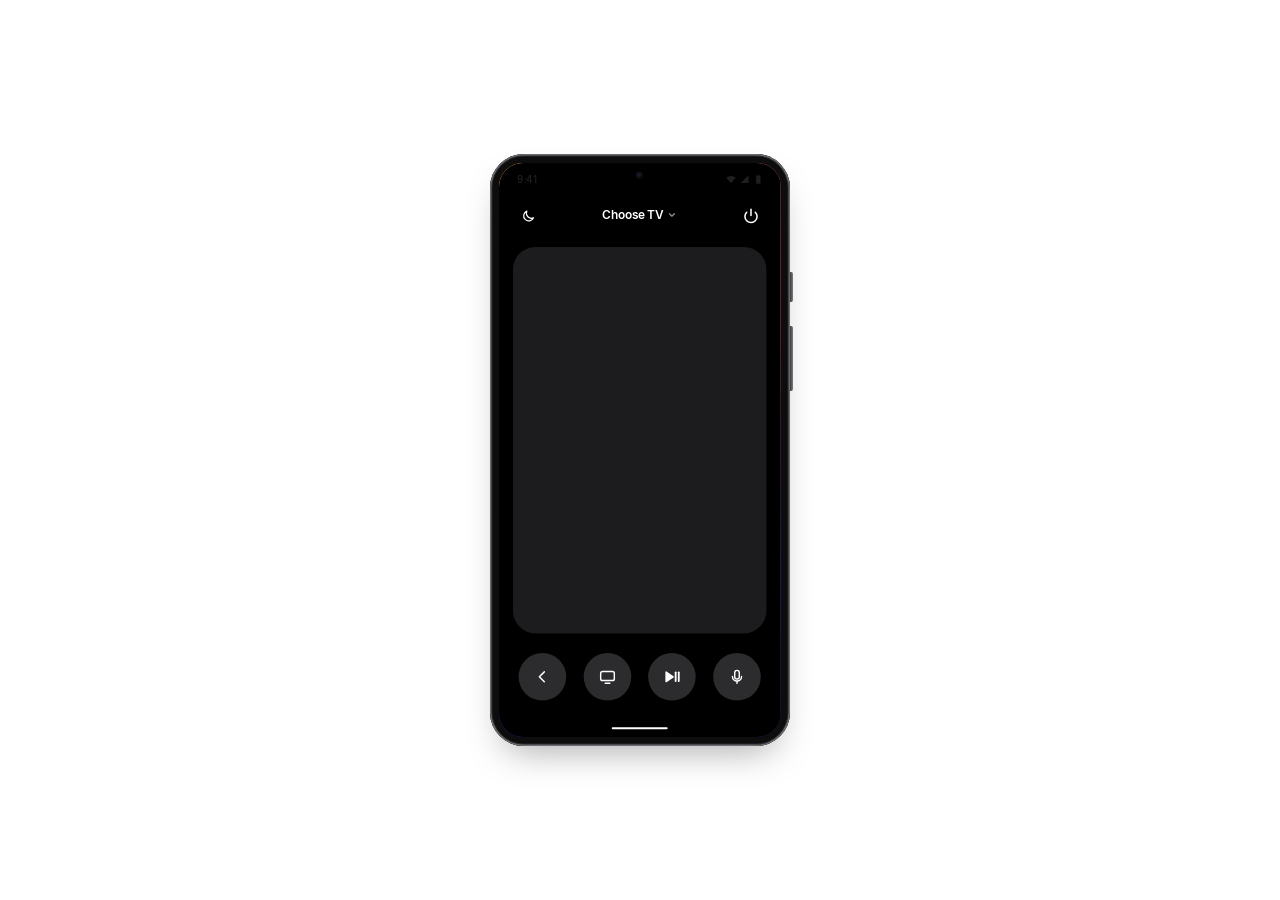
<file: docs/embed.html>
<!doctype html>
<html lang="en">
<head>
<meta charset="utf-8">
<meta name="viewport" content="width=device-width, initial-scale=1">
<title>Remote: Apple TV remote for Android</title>
<meta name="robots" content="noindex">
<!-- Just the hero animation, for embedding (e.g. in a blog post). Sized to the frame's
     height; the page around it is transparent. -->
<link rel="stylesheet" href="demo.css?v=3fcc8a46">
<style>
  @font-face { font-family: Inter; font-weight: 400; src: url(fonts/inter_regular.ttf); }
  @font-face { font-family: Inter; font-weight: 500; src: url(fonts/inter_medium.ttf); }
  @font-face { font-family: Inter; font-weight: 600; src: url(fonts/inter_semibold.ttf); }
  * { box-sizing: border-box; }
  html, body { margin: 0; height: 100%; background: transparent; overflow: hidden; }
  body { display: flex; align-items: center; justify-content: center; }
  .demo { --s: .7; box-shadow: inset 0 0 0 calc(2px * var(--s)) #6b6b70, inset 0 0 0 calc(3.5px * var(--s)) #2a2a2d, 0 18px 36px -14px rgba(0,0,0,.35); }
  @media (max-height: 640px) { .demo { --s: .6; } }
  @media (max-height: 560px) { .demo { --s: .5; } }
</style>
</head>
<body>
    <div class="demo" role="img" aria-label="Remote on an Android phone: open it from the home screen, choose your Apple TV, type the code the TV shows, and swipe on the touch surface. Later, open it again from its Quick Settings tile.">
      <div class="key" style="top:20%;height:5%"></div><div class="key" style="top:29%;height:11%"></div>
      <div class="viewport"><div class="scene" aria-hidden="true">
        <div class="bar"><span>9:41</span><span><svg width="15" height="15" viewBox="0 0 24 24"><path d="M12 20.5 1 8.4a16.2 16.2 0 0 1 22 0z"/></svg><svg width="14" height="14" viewBox="0 0 24 24"><path d="M21.5 2.5v19h-19z"/></svg><svg width="15" height="15" viewBox="0 0 24 24"><rect x="10" y="1.5" width="4" height="2.2" rx=".6"/><rect x="7" y="3" width="10" height="19" rx="2"/></svg></span></div>
        <div class="abs home"><div class="abs clock">9:41</div><div class="abs date">Wednesday, October 28</div><div class="slot-ic" style="left:35.75px;top:540px"><div class="app-ic" style="background:#D3E3FD"><svg width="26" height="26" viewBox="0 0 24 24" fill="none" stroke="#0B305E" stroke-width="1.8" stroke-linecap="round" stroke-linejoin="round"><circle cx="12" cy="12" r="8"/><path d="M12 7.5V12l3 2"/></svg></div><b>Clock</b></div><div class="slot-ic" style="left:127.25px;top:540px"><div class="app-ic" style="background:#EADDFF"><svg width="26" height="26" viewBox="0 0 24 24" fill="none" stroke="#3B2471" stroke-width="1.8" stroke-linecap="round" stroke-linejoin="round"><rect x="4" y="5.5" width="16" height="14" rx="2.5"/><path d="M4 10h16M8.5 3.5v4M15.5 3.5v4"/></svg></div><b>Calendar</b></div><div class="slot-ic" style="left:218.75px;top:540px"><div class="app-ic remote-ic"><i></i><em><s></s><u></u></em></div><b>Remote</b></div><div class="slot-ic" style="left:310.25px;top:540px"><div class="app-ic" style="background:#C4EED0"><svg width="26" height="26" viewBox="0 0 24 24" fill="none" stroke="#0F3D22" stroke-width="1.8" stroke-linecap="round" stroke-linejoin="round"><path d="M4 7.5a2 2 0 0 1 2-2h4l2 2h6a2 2 0 0 1 2 2v7a2 2 0 0 1-2 2H6a2 2 0 0 1-2-2z"/></svg></div><b>Files</b></div><div class="slot-ic" style="left:35.75px;top:646px"><div class="app-ic" style="background:#C4EED0"><svg width="26" height="26" viewBox="0 0 24 24" fill="none" stroke="#0F3D22" stroke-width="1.8" stroke-linecap="round" stroke-linejoin="round"><path d="M6.5 4h3l1.5 4-2 1.5a10 10 0 0 0 5.5 5.5l1.5-2 4 1.5v3a2 2 0 0 1-2 2A15 15 0 0 1 4.5 6a2 2 0 0 1 2-2z"/></svg></div></div><div class="slot-ic" style="left:127.25px;top:646px"><div class="app-ic" style="background:#D3E3FD"><svg width="26" height="26" viewBox="0 0 24 24" fill="none" stroke="#0B305E" stroke-width="1.8" stroke-linecap="round" stroke-linejoin="round"><path d="M4.5 6.5a2 2 0 0 1 2-2h11a2 2 0 0 1 2 2v8a2 2 0 0 1-2 2H10l-4 3v-3h.5a2 2 0 0 1-2-2z"/></svg></div></div><div class="slot-ic" style="left:218.75px;top:646px"><div class="app-ic" style="background:#FFDBCB"><svg width="26" height="26" viewBox="0 0 24 24" fill="none" stroke="#5A2A12" stroke-width="1.8" stroke-linecap="round" stroke-linejoin="round"><circle cx="12" cy="12" r="8"/><path d="M4 12h16M12 4a12 12 0 0 1 0 16M12 4a12 12 0 0 0 0 16"/></svg></div></div><div class="slot-ic" style="left:310.25px;top:646px"><div class="app-ic" style="background:#EADDFF"><svg width="26" height="26" viewBox="0 0 24 24" fill="none" stroke="#3B2471" stroke-width="1.8" stroke-linecap="round" stroke-linejoin="round"><rect x="3.5" y="6.5" width="17" height="12" rx="2.5"/><circle cx="12" cy="12.5" r="3.3"/><path d="M8.5 6.5 10 4.5h4l1.5 2"/></svg></div></div>
          <div class="abs search"><svg width="20" height="20" viewBox="0 0 24 24" fill="none" stroke="#5f6368" stroke-width="2" stroke-linecap="round"><circle cx="11" cy="11" r="6.5"/><path d="m16 16 4 4"/></svg>Search</div></div>
        <div class="abs qs-scrim"></div>
        <div class="abs qs"><div class="bright"><i><svg width="20" height="20" viewBox="0 0 24 24" fill="none" stroke="#fff" stroke-width="2" stroke-linecap="round"><circle cx="12" cy="12" r="4"/><path d="M12 2.5v2M12 19.5v2M4.6 4.6 6 6M18 18l1.4 1.4M2.5 12h2M19.5 12h2M4.6 19.4 6 18M18 6l1.4-1.4"/></svg></i></div>
          <div class="tiles"><div class="tile on"><svg width="22" height="22" viewBox="0 0 24 24" fill="#fff"><path d="M12 20.5 1.5 8.7a15.5 15.5 0 0 1 21 0z"/></svg>Internet</div>
            <div class="tile on"><svg width="22" height="22" viewBox="0 0 24 24" fill="none" stroke="#fff" stroke-width="2" stroke-linecap="round" stroke-linejoin="round"><path d="m7 7 10 10-5 4.5V2.5L17 7 7 17"/></svg>Bluetooth</div>
            <div class="tile remote"><svg width="22" height="22" viewBox="0 0 24 24" fill="#1f1f1f"><path d="M8 2h8a3 3 0 0 1 3 3v9a3 3 0 0 1-3 3H8a3 3 0 0 1-3-3V5a3 3 0 0 1 3-3z"/><circle cx="6.6" cy="20.5" r="1.6"/><circle cx="10.2" cy="20.5" r="1.6"/><circle cx="13.8" cy="20.5" r="1.6"/><circle cx="17.4" cy="20.5" r="1.6"/></svg><div>Remote<small>Living Room</small></div></div>
            <div class="tile"><svg width="22" height="22" viewBox="0 0 24 24" fill="none" stroke="#1f1f1f" stroke-width="2" stroke-linecap="round" stroke-linejoin="round"><path d="M8 2.5h8l-1.5 6H9.5zM9.5 8.5h5v12a1.5 1.5 0 0 1-1.5 1.5h-2a1.5 1.5 0 0 1-1.5-1.5z"/></svg>Flashlight</div></div>
          <div class="grip"></div></div>
        <div class="abs app">
          <div class="abs name a">Choose TV<svg width="16" height="16" viewBox="0 0 16 16" fill="none"><path d="M4.5 6.5 8 10l3.5-3.5" stroke="#8E8E93" stroke-width="1.8" stroke-linecap="round" stroke-linejoin="round"/></svg></div><div class="abs name b">Living Room<svg width="16" height="16" viewBox="0 0 16 16" fill="none"><path d="M4.5 6.5 8 10l3.5-3.5" stroke="#8E8E93" stroke-width="1.8" stroke-linecap="round" stroke-linejoin="round"/></svg></div>
          <div class="abs mode"><svg width="22" height="22" viewBox="0 0 24 24" fill="none" stroke="#fff" stroke-width="1.9" stroke-linecap="round" stroke-linejoin="round"><path d="M20 14.5A8 8 0 0 1 9.5 4a8 8 0 1 0 10.5 10.5z"/></svg></div>
          <div class="abs power"><svg width="26" height="26" viewBox="0 0 24 24" fill="none" stroke="#fff" stroke-width="2" stroke-linecap="round"><path d="M12 3v8"/><path d="M6.3 6.8a8 8 0 1 0 11.4 0"/></svg></div>
          <div class="abs surface"><div class="abs glow"></div></div>
          <div class="abs btn" style="left:28px"><svg width="26" height="26" viewBox="0 0 24 24" fill="none" stroke="#fff" stroke-width="1.9" stroke-linecap="round" stroke-linejoin="round"><path d="M14.5 5.5 8 12l6.5 6.5"/></svg></div><div class="abs btn" style="left:120.67px"><svg width="26" height="26" viewBox="0 0 24 24" fill="none" stroke="#fff" stroke-width="1.9" stroke-linecap="round" stroke-linejoin="round"><rect x="3" y="5" width="18" height="12" rx="2.5"/><path d="M9 20.5h6"/></svg></div><div class="abs btn" style="left:213.33px"><svg width="28" height="28" viewBox="0 0 24 24" fill="#fff"><path d="M4 6.2v11.6c0 .7.8 1.2 1.4.8l8.6-5.8a1 1 0 0 0 0-1.6L5.4 5.4C4.8 5 4 5.5 4 6.2z"/><rect x="15.5" y="5.5" width="2.2" height="13" rx="1"/><rect x="19.3" y="5.5" width="2.2" height="13" rx="1"/></svg></div><div class="abs btn" style="left:306px"><svg width="26" height="26" viewBox="0 0 24 24" fill="none" stroke="#fff" stroke-width="1.9" stroke-linecap="round" stroke-linejoin="round"><path d="M12 3.5a3 3 0 0 1 3 3V12a3 3 0 0 1-6 0V6.5a3 3 0 0 1 3-3z"/><path d="M6 11.5a6 6 0 0 0 12 0M12 17.5v3"/></svg></div>
          <div class="abs scrim"></div>
          <div class="abs sheet"><div class="grab"></div><h3>Choose a TV</h3>
            <div class="row press"><div class="tvic"><svg width="22" height="22" viewBox="0 0 24 24" fill="none" stroke="#fff" stroke-width="1.8" stroke-linecap="round" stroke-linejoin="round"><rect x="3" y="5" width="18" height="12" rx="2.5"/><path d="M9 20.5h6"/></svg></div><div><b>Living Room</b><small>Apple TV 4K · Not paired</small></div></div>
            <div class="row"><div class="tvic"><svg width="22" height="22" viewBox="0 0 24 24" fill="none" stroke="#fff" stroke-width="1.8" stroke-linecap="round" stroke-linejoin="round"><rect x="3" y="5" width="18" height="12" rx="2.5"/><path d="M9 20.5h6"/></svg></div><div><b>Bedroom</b><small>Apple TV HD · Not paired</small></div></div></div>
          <div class="abs pair"><div class="abs cancel">Cancel</div><div class="abs title">Enter code</div>
            <div class="abs msg a">Shown on Living Room</div><div class="abs msg b">Pairing</div>
            <div class="abs slot" style="left:71px"><span style="animation:d-d1 var(--t) infinite">3</span></div><div class="abs slot" style="left:139px"><span style="animation:d-d2 var(--t) infinite">8</span></div><div class="abs slot" style="left:207px"><span style="animation:d-d3 var(--t) infinite">1</span></div><div class="abs slot" style="left:275px"><span style="animation:d-d4 var(--t) infinite">5</span></div><div class="abs ring"></div><div class="abs k" style="left:56px;top:413px;animation:d-k3 var(--t) infinite">1</div><div class="abs k" style="left:162px;top:413px">2</div><div class="abs k" style="left:268px;top:413px;animation:d-k1 var(--t) infinite">3</div><div class="abs k" style="left:56px;top:507px">4</div><div class="abs k" style="left:162px;top:507px;animation:d-k4 var(--t) infinite">5</div><div class="abs k" style="left:268px;top:507px">6</div><div class="abs k" style="left:56px;top:601px">7</div><div class="abs k" style="left:162px;top:601px;animation:d-k2 var(--t) infinite">8</div><div class="abs k" style="left:268px;top:601px">9</div><div class="abs k" style="left:162px;top:695px">0</div><div class="abs" style="left:268px;top:695px;width:78px;height:78px;display:flex;align-items:center;justify-content:center"><svg width="30" height="30" viewBox="0 0 24 24" fill="none" stroke="#fff" stroke-width="1.6" stroke-linecap="round" stroke-linejoin="round"><path d="M9 5.5h10a2 2 0 0 1 2 2v9a2 2 0 0 1-2 2H9L3 12z"/><path d="M11.5 9.5l5 5M16.5 9.5l-5 5"/></svg></div></div>
        </div>
        <div class="abs finger"></div><div class="abs handle"></div><div class="cam"></div>
      </div></div>
    </div>
</body>
</html>
</file>
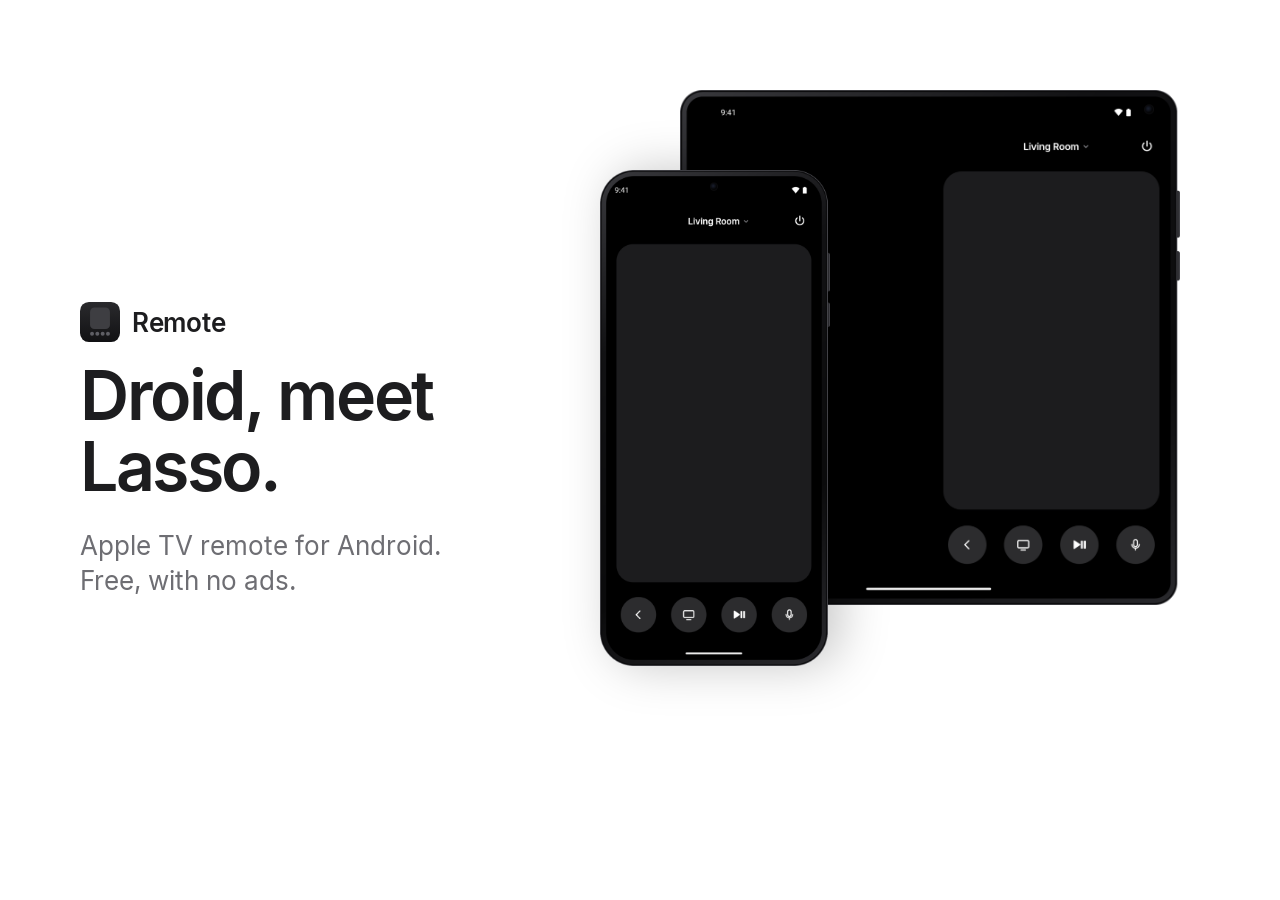
<file: tools/og.html>
<!doctype html>
<!-- The social card (docs/og.png, 1200x630), rendered by tools/frame.sh. -->
<html><head><meta charset="utf-8"><style>
@font-face { font-family: Inter; font-weight: 400; src: url(../docs/fonts/inter_regular.ttf); }
@font-face { font-family: Inter; font-weight: 600; src: url(../docs/fonts/inter_semibold.ttf); }
html, body { margin: 0; width: 1200px; height: 630px; overflow: hidden; background: #fff; font-family: Inter; color: #1d1d1f; }
.text { position: absolute; left: 80px; top: 0; bottom: 0; width: 560px; display: flex; flex-direction: column; justify-content: center; }
.eyebrow { font-size: 26px; font-weight: 600; letter-spacing: -0.01em; margin: 0 0 18px; display: flex; align-items: center; gap: 12px; }
.eyebrow img { width: 40px; height: 40px; }
h1 { font-size: 68px; line-height: 1.04; font-weight: 600; letter-spacing: -0.035em; margin: 0; }
p { font-size: 26px; color: #6e6e73; margin: 26px 0 0; line-height: 1.35; }
.fold { position: absolute; left: 680px; top: 90px; width: 500px; }
.phone { position: absolute; left: 600px; top: 170px; width: 230px; filter: drop-shadow(12px 0 24px rgba(0,0,0,.22)); }
</style></head><body>
<div class="text">
  <div class="eyebrow"><img src="../docs/icon.svg">Remote</div>
  <h1>Droid, meet Lasso.</h1>
  <p>Apple TV remote for Android.<br>Free, with no ads.</p>
</div>
<img class="fold" src="../docs/fold-remote.png">
<img class="phone" src="../docs/remote.png">
</body></html>
</file>
<file: docs/demo.css>
/*
 * The hero animation: a 14 s loop on a phone, designed in Paper ("Hero anim" frames).
 * Home screen, tap Remote; the app opens; choose a TV; type the code; swipe and tap. Then
 * back home, pull down Quick Settings and open the remote again from its tile.
 * Everything is laid out in a 402x820 space (a 20:9-ish Pixel screen) and scaled to --w.
 * All animations share one 20 s duration. The keyframes are generated from a timeline in
 * seconds by tools/hero_keyframes.py; edit that and paste its output here.
 */
/* A Pixel-style phone: flat metal rail, gentle corners, thin even bezel that scales with
   the phone (11px at full size, --s .82), power key above a long volume rocker. */
.demo { --s: .82; --w: calc(402px * var(--s)); --b: calc(13.4px * var(--s)); --t: 20s; position: relative;
  width: calc(var(--w) + 2 * var(--b)); margin: 0 auto; padding: var(--b); border-radius: calc(var(--w) * .12);
  background: #0d0d0e;
  box-shadow: inset 0 0 0 calc(2px * var(--s)) #6b6b70, inset 0 0 0 calc(3.5px * var(--s)) #2a2a2d,
    0 30px 60px -20px rgba(0,0,0,.35); }
.demo .key { position: absolute; right: calc(-4px * var(--s)); width: calc(4px * var(--s)); border-radius: 0 2px 2px 0;
  background: linear-gradient(90deg, #3a3a3e, #7a7a80); }
.demo .viewport { position: relative; width: var(--w); height: calc(var(--w) * 820 / 402); border-radius: calc(var(--w) * .085);
  overflow: hidden; background: #000; isolation: isolate; transform: translateZ(0); }
.demo .scene { position: absolute; left: 0; top: 0; width: 402px; height: 820px; transform: scale(var(--s));
  transform-origin: 0 0; font-family: Inter, system-ui, sans-serif; color: #fff; text-align: left; }
.demo .scene * { box-sizing: border-box; }
.demo .abs { position: absolute; }
.demo .cam { position: absolute; z-index: 9; top: 12px; left: 195px; width: 12px; height: 12px; border-radius: 50%;
  background: radial-gradient(circle at 40% 40%, #1b2030, #050506 60%); }

/* Shared status bar */
.demo .bar { position: absolute; z-index: 8; color: #1f1f1f; animation: d-bar var(--t) infinite; left: 0; top: 0; width: 402px; height: 44px; display: flex; align-items: center;
  justify-content: space-between; padding: 2px 24px 0 26px; font-size: 14px; font-weight: 500; letter-spacing: .01em; }
.demo .bar svg { display: block; }
.demo .bar svg { fill: currentColor; }
.demo .bar span:last-child { display: flex; gap: 5px; align-items: center; }

/* Home screen */
.demo .home { inset: 0; color: #fff;
  /* A rich sunset mesh: gold, coral and magenta into violet and deep indigo. */
  background:
    radial-gradient(70% 45% at 8% 6%, #ffc76b 0%, rgba(255,199,107,0) 70%),
    radial-gradient(60% 45% at 95% 22%, #ff5f8f 0%, rgba(255,95,143,0) 72%),
    radial-gradient(75% 55% at 30% 55%, #c23ec9 0%, rgba(194,62,201,0) 72%),
    radial-gradient(70% 50% at 85% 75%, #6a3cf0 0%, rgba(106,60,240,0) 72%),
    radial-gradient(60% 40% at 15% 100%, #2b2fb8 0%, rgba(43,47,184,0) 75%),
    linear-gradient(170deg, #ff8a5b 0%, #e2457f 35%, #8b3ad6 65%, #2a2780 100%);
}
.demo .clock { left: 28px; top: 100px; font-size: 64px; font-weight: 400; color: #fff; text-shadow: 0 1px 12px rgba(0,0,0,.18); letter-spacing: -0.03em; line-height: 68px; }
.demo .date { left: 28px; top: 172px; font-size: 16px; color: rgba(255,255,255,.88); text-shadow: 0 1px 8px rgba(0,0,0,.18); }
.demo .app-ic { width: 56px; height: 56px; border-radius: 28px; display: flex; align-items: center; justify-content: center; }
.demo .app-ic + b { position: absolute; top: 64px; left: 50%; transform: translateX(-50%); font-size: 12px; font-weight: 500; white-space: nowrap; color: #fff; text-shadow: 0 1px 4px rgba(0,0,0,.35); }
.demo .slot-ic { position: absolute; width: 56px; height: 56px; }
.demo .remote-ic { background: linear-gradient(180deg, #2a2a2d, #111113); box-shadow: 0 0 0 1px rgba(255,255,255,.18), 0 4px 12px rgba(0,0,0,.25); flex-direction: column; gap: 4px; }
.demo .remote-ic i { display: block; width: 22px; height: 23px; border-radius: 5px; background: #3e3e42; }
.demo .remote-ic em { display: flex; gap: 2px; }
.demo .remote-ic em::before, .demo .remote-ic em::after, .demo .remote-ic em s, .demo .remote-ic em u {
  content: ""; display: block; width: 4.5px; height: 4.5px; border-radius: 3px; background: #5e5e64; }
.demo .search { left: 18px; top: 724px; width: 366px; height: 52px; border-radius: 26px; background: #fff;
  box-shadow: 0 1px 3px rgba(0,0,0,.08); display: flex; align-items: center; gap: 12px; padding: 0 20px; font-size: 15px; color: #5f6368; }
.demo .handle { left: 161px; top: 806px; width: 80px; height: 3px; border-radius: 2px; background: #fff; z-index: 8; }

/* The app: remote underneath, opening from the icon */
.demo .app { inset: 0; background: #000; animation: d-app var(--t) infinite; }
.demo .home { transform-origin: 50% 50%; }
.demo .name { left: 0; width: 402px; top: 64px; text-align: center; font-size: 17px; font-weight: 600; letter-spacing: -0.01em; }
.demo .name svg { vertical-align: -2px; margin-left: 4px; }
.demo .name.a { animation: d-name-a var(--t) infinite; }
.demo .name.b { opacity: 0; animation: d-name-b var(--t) infinite; }
.demo .power { left: 347px; top: 63px; }
.demo .surface { left: 20px; top: 120px; width: 362px; height: 552px; border-radius: 32px; background: #1c1c1e; overflow: hidden; }
.demo .glow { width: 220px; height: 220px; margin: -110px 0 0 -110px; border-radius: 50%; opacity: 0;
  background: radial-gradient(circle, rgba(255,255,255,.2) 0%, rgba(255,255,255,0) 70%); animation: d-glow var(--t) infinite; }
.demo .btn { top: 700px; width: 68px; height: 68px; border-radius: 34px; background: #2c2c2e; display: flex; align-items: center; justify-content: center; }

/* TV picker: a floating card */
.demo .scrim { inset: 0; background: #000; opacity: 0; animation: d-scrim var(--t) infinite; }
.demo .sheet { left: 10px; width: 382px; bottom: 34px; border-radius: 28px; background: #1c1c1e; padding: 10px 0 14px;
  transform: translateY(120%); animation: d-sheet var(--t) infinite; }
.demo .sheet .grab { width: 36px; height: 5px; border-radius: 3px; background: #48484a; margin: 0 auto 14px; }
.demo .sheet h3 { margin: 0; padding: 4px 24px 12px; font-size: 20px; font-weight: 600; letter-spacing: -0.01em; }
.demo .row { position: relative; display: flex; align-items: center; gap: 14px; padding: 12px 24px; }
.demo .row.press { animation: d-row var(--t) infinite; }
.demo .row .tvic { width: 44px; height: 44px; border-radius: 22px; background: #2c2c2e; display: flex; align-items: center; justify-content: center; }
.demo .row b { display: block; font-size: 17px; font-weight: 500; }
.demo .row small { display: block; font-size: 14px; color: #8e8e93; margin-top: 3px; }

/* Pairing */
.demo .pair { inset: 0; background: #000; transform: translateY(100%); animation: d-pair var(--t) infinite; }
.demo .cancel { left: 20px; top: 59px; font-size: 17px; color: #0a84ff; }
.demo .title { left: 0; width: 402px; top: 152px; text-align: center; font-size: 28px; font-weight: 600; letter-spacing: -0.02em; }
.demo .msg { left: 0; width: 402px; top: 194px; text-align: center; font-size: 15px; color: #8e8e93; }
.demo .msg.b { opacity: 0; animation: d-msg-b var(--t) infinite; }
.demo .msg.a { animation: d-msg-a var(--t) infinite; }
.demo .slot { top: 227px; width: 56px; height: 68px; border-radius: 14px; background: #1c1c1e; display: flex; align-items: center;
  justify-content: center; font-size: 32px; font-weight: 600; }
.demo .slot span { opacity: 0; }
.demo .ring { top: 227px; left: 71px; width: 56px; height: 68px; border-radius: 14px; box-shadow: inset 0 0 0 2px #0a84ff;
  animation: d-ring var(--t) infinite; }
.demo .k { width: 78px; height: 78px; border-radius: 39px; background: #2c2c2e; display: flex; align-items: center;
  justify-content: center; font-size: 34px; }

/* Quick Settings (light, Material) */
.demo .qs-scrim { inset: 0; background: rgba(0,0,0,.25); opacity: 0; animation: d-qs-scrim var(--t) infinite; }
.demo .qs { left: 0; top: 0; width: 402px; padding: 48px 16px 22px; background: #f3f4f8; border-radius: 0 0 28px 28px;
  display: flex; flex-direction: column; gap: 14px; color: #1f1f1f; transform: translateY(-105%); animation: d-qs var(--t) infinite; }
.demo .qs .bright { height: 44px; border-radius: 22px; background: #dde3ea; }
.demo .qs .bright i { display: flex; align-items: center; width: 62%; height: 44px; border-radius: 22px; background: #0b57d0; padding-left: 16px; }
.demo .qs .tiles { display: grid; grid-template-columns: 1fr 1fr; gap: 14px 12px; }
.demo .qs .tile { height: 64px; border-radius: 32px; background: #e1e3e8; display: flex; align-items: center; gap: 12px; padding: 0 18px;
  font-size: 15px; font-weight: 600; }
.demo .qs .tile.on { background: #0b57d0; color: #fff; }
.demo .qs .tile.remote { animation: d-tile var(--t) infinite; }
.demo .qs .tile small { display: block; font-size: 12px; font-weight: 400; color: #444746; }
.demo .qs .grip { width: 36px; height: 4px; border-radius: 2px; background: #c4c7cc; margin: 2px auto 0; }

/* Finger */
.demo .finger { z-index: 7; width: 44px; height: 44px; border-radius: 22px; background: rgba(120,120,126,.45);
  box-shadow: 0 0 0 2px rgba(255,255,255,.85), 0 2px 10px rgba(0,0,0,.25); opacity: 0; animation: d-finger var(--t) infinite; }

@keyframes d-home {
  0.00%, 6.25% { transform: scale(1); }
  8.75%, 56.50% { transform: scale(.94); }
  59.00%, 71.75% { transform: scale(1); }
  74.25%, 87.50% { transform: scale(.94); }
  90.00%, 100.00% { transform: scale(1); }
}
@keyframes d-app {
  0.00%, 6.25% { opacity: 0; clip-path: inset(540px 128px 224px 218px round 28px); }
  6.50% { opacity: 1; clip-path: inset(540px 128px 224px 218px round 28px); }
  8.75%, 56.50% { opacity: 1; clip-path: inset(0px 0px 0px 0px round 0px); }
  58.75% { opacity: 1; clip-path: inset(540px 128px 224px 218px round 28px); }
  59.00%, 71.75% { opacity: 0; clip-path: inset(540px 128px 224px 218px round 28px); }
  71.80% { opacity: 0; clip-path: inset(184px 207px 572px 16px round 32px); }
  72.00% { opacity: 1; clip-path: inset(184px 207px 572px 16px round 32px); }
  74.25%, 87.50% { opacity: 1; clip-path: inset(0px 0px 0px 0px round 0px); }
  89.75% { opacity: 1; clip-path: inset(540px 128px 224px 218px round 28px); }
  90.00%, 100.00% { opacity: 0; clip-path: inset(540px 128px 224px 218px round 28px); }
}
@keyframes d-name-a {
  0.00%, 33.95% { opacity: 1; }
  34.00%, 100.00% { opacity: 0; }
}
@keyframes d-name-b {
  0.00%, 33.95% { opacity: 0; }
  34.00%, 99.50% { opacity: 1; }
  100.00% { opacity: 0; }
}
@keyframes d-scrim {
  0.00%, 9.00% { opacity: 0; }
  11.50%, 17.00% { opacity: .6; }
  19.50%, 100.00% { opacity: 0; }
}
@keyframes d-sheet {
  0.00%, 9.00% { transform: translateY(120%); }
  11.50%, 17.00% { transform: translateY(0); }
  19.50%, 100.00% { transform: translateY(120%); }
}
@keyframes d-row {
  0.00%, 15.70% { background: transparent; }
  16.00%, 16.60% { background: #2c2c2e; }
  17.10%, 100.00% { background: transparent; }
}
@keyframes d-pair {
  0.00%, 17.00% { transform: translateY(100%); }
  19.50%, 34.00% { transform: translateY(0); }
  36.50%, 100.00% { transform: translateY(100%); }
}
@keyframes d-msg-a {
  0.00%, 30.95% { opacity: 1; }
  31.00%, 100.00% { opacity: 0; }
}
@keyframes d-msg-b {
  0.00%, 30.95% { opacity: 0; }
  31.00%, 100.00% { opacity: 1; }
}
@keyframes d-ring {
  0.00%, 21.50% { left: 71px; opacity: 1; }
  21.55%, 24.00% { left: 139px; opacity: 1; }
  24.05%, 26.50% { left: 207px; opacity: 1; }
  26.55%, 29.00% { left: 275px; opacity: 1; }
  29.05%, 100.00% { left: 275px; opacity: 0; }
}
@keyframes d-d1 {
  0.00%, 21.50% { opacity: 0; }
  21.55%, 99.00% { opacity: 1; }
  99.50%, 100.00% { opacity: 0; }
}
@keyframes d-k1 {
  0.00%, 21.35% { background: #2c2c2e; }
  21.50%, 22.00% { background: #48484a; }
  22.40%, 100.00% { background: #2c2c2e; }
}
@keyframes d-d2 {
  0.00%, 24.00% { opacity: 0; }
  24.05%, 99.00% { opacity: 1; }
  99.50%, 100.00% { opacity: 0; }
}
@keyframes d-k2 {
  0.00%, 23.85% { background: #2c2c2e; }
  24.00%, 24.50% { background: #48484a; }
  24.90%, 100.00% { background: #2c2c2e; }
}
@keyframes d-d3 {
  0.00%, 26.50% { opacity: 0; }
  26.55%, 99.00% { opacity: 1; }
  99.50%, 100.00% { opacity: 0; }
}
@keyframes d-k3 {
  0.00%, 26.35% { background: #2c2c2e; }
  26.50%, 27.00% { background: #48484a; }
  27.40%, 100.00% { background: #2c2c2e; }
}
@keyframes d-d4 {
  0.00%, 29.00% { opacity: 0; }
  29.05%, 99.00% { opacity: 1; }
  99.50%, 100.00% { opacity: 0; }
}
@keyframes d-k4 {
  0.00%, 28.85% { background: #2c2c2e; }
  29.00%, 29.50% { background: #48484a; }
  29.90%, 100.00% { background: #2c2c2e; }
}
@keyframes d-finger {
  0.00% { left: 224px; top: 546px; opacity: 0; transform: scale(1); }
  4.75% { left: 224px; top: 546px; opacity: 0; transform: scale(1); }
  5.35% { left: 224px; top: 546px; opacity: 1; }
  5.70% { left: 224px; top: 546px; transform: scale(1); }
  6.00% { left: 224px; top: 546px; transform: scale(.8); }
  6.50% { left: 224px; top: 546px; transform: scale(1); }
  6.60% { left: 224px; top: 546px; opacity: 0; transform: scale(1); }
  14.75% { left: 150px; top: 646px; opacity: 0; transform: scale(1); }
  15.35% { left: 150px; top: 646px; opacity: 1; }
  15.70% { left: 150px; top: 646px; transform: scale(1); }
  16.00% { left: 150px; top: 646px; transform: scale(.8); }
  16.50% { left: 150px; top: 646px; transform: scale(1); }
  17.10% { left: 150px; top: 646px; opacity: 0; transform: scale(1); }
  20.25% { left: 285px; top: 430px; opacity: 0; transform: scale(1); }
  20.85% { left: 285px; top: 430px; opacity: 1; }
  21.20% { left: 285px; top: 430px; transform: scale(1); }
  21.50% { left: 285px; top: 430px; transform: scale(.8); }
  22.00% { left: 285px; top: 430px; transform: scale(1); }
  22.10% { left: 285px; top: 430px; }
  23.50% { left: 179px; top: 618px; transform: scale(1); }
  24.00% { left: 179px; top: 618px; transform: scale(.8); }
  24.50% { left: 179px; top: 618px; transform: scale(1); opacity: 1; }
  26.00% { left: 73px; top: 430px; transform: scale(1); }
  26.50% { left: 73px; top: 430px; transform: scale(.8); }
  27.00% { left: 73px; top: 430px; transform: scale(1); opacity: 1; }
  28.50% { left: 179px; top: 524px; transform: scale(1); }
  29.00% { left: 179px; top: 524px; transform: scale(.8); }
  29.50% { left: 179px; top: 524px; transform: scale(1); opacity: 1; }
  30.25% { left: 179px; top: 524px; opacity: 0; transform: scale(1); }
  37.40% { left: 88px; top: 363px; opacity: 0; }
  38.00% { left: 88px; top: 363px; opacity: 1; }
  42.50% { left: 278px; top: 363px; opacity: 1; }
  43.10% { left: 278px; top: 363px; opacity: 0; }
  44.90% { left: 278px; top: 403px; opacity: 0; }
  45.50% { left: 278px; top: 403px; opacity: 1; }
  50.00% { left: 88px; top: 403px; opacity: 1; }
  50.60% { left: 88px; top: 403px; opacity: 0; }
  51.75% { left: 179px; top: 383px; opacity: 0; transform: scale(1); }
  52.35% { left: 179px; top: 383px; opacity: 1; }
  52.70% { left: 179px; top: 383px; transform: scale(1); }
  53.00% { left: 179px; top: 383px; transform: scale(.8); }
  53.50% { left: 179px; top: 383px; transform: scale(1); }
  54.10% { left: 179px; top: 383px; opacity: 0; transform: scale(1); }
  61.40% { left: 179px; top: -4px; opacity: 0; }
  62.00% { left: 179px; top: -4px; opacity: 1; }
  65.50% { left: 179px; top: 278px; opacity: 1; }
  66.10% { left: 179px; top: 278px; opacity: 0; }
  69.00% { left: 83px; top: 194px; opacity: 0; transform: scale(1); }
  69.60% { left: 83px; top: 194px; opacity: 1; }
  70.70% { left: 83px; top: 194px; transform: scale(1); }
  71.00% { left: 83px; top: 194px; transform: scale(.8); }
  71.50% { left: 83px; top: 194px; transform: scale(1); }
  72.10% { left: 83px; top: 194px; opacity: 0; transform: scale(1); }
  77.90% { left: 88px; top: 383px; opacity: 0; }
  78.50% { left: 88px; top: 383px; opacity: 1; }
  82.50% { left: 278px; top: 383px; opacity: 1; }
  83.10% { left: 278px; top: 383px; opacity: 0; }
  100.00% { left: 278px; top: 383px; opacity: 0; transform: scale(1); }
}
@keyframes d-glow {
  0.00% { left: 90px; top: 265px; opacity: 0; }
  37.40% { left: 90px; top: 265px; opacity: 0; }
  38.00% { left: 90px; top: 265px; opacity: 1; }
  42.50% { left: 280px; top: 265px; opacity: 1; }
  43.50% { left: 280px; top: 265px; opacity: 0; }
  44.90% { left: 280px; top: 305px; opacity: 0; }
  45.50% { left: 280px; top: 305px; opacity: 1; }
  50.00% { left: 90px; top: 305px; opacity: 1; }
  51.00% { left: 90px; top: 305px; opacity: 0; }
  51.90% { left: 181px; top: 260px; opacity: 0; }
  52.50% { left: 181px; top: 260px; opacity: 0.8; }
  53.50% { left: 181px; top: 260px; opacity: 0.8; }
  54.50% { left: 181px; top: 260px; opacity: 0; }
  77.90% { left: 90px; top: 285px; opacity: 0; }
  78.50% { left: 90px; top: 285px; opacity: 1; }
  82.50% { left: 280px; top: 285px; opacity: 1; }
  83.50% { left: 280px; top: 285px; opacity: 0; }
  100.00% { left: 280px; top: 260px; opacity: 0; }
}
@keyframes d-qs {
  0.00%, 62.00% { transform: translateY(-105%); }
  65.50%, 72.25% { transform: translateY(0); }
  74.25%, 100.00% { transform: translateY(-105%); }
}
@keyframes d-qs-scrim {
  0.00%, 62.00% { opacity: 0; }
  65.50%, 72.25% { opacity: 1; }
  74.25%, 100.00% { opacity: 0; }
}
@keyframes d-tile {
  0.00%, 70.85% { background: #e1e3e8; }
  71.10%, 72.00% { background: #c9ccd3; }
  72.50%, 100.00% { background: #e1e3e8; }
}
@keyframes d-bar {
  0.00%, 62.25% { color: #fff; }
  63.75%, 73.00% { color: #1f1f1f; }
  74.00%, 100.00% { color: #fff; }
}


/* The top bar's mode button (the moon, as in dark mode). */
.demo .mode { left: 20px; top: 54px; width: 44px; height: 44px; display: flex; align-items: center; justify-content: center; }

/* Without motion: just the remote. */
@media (prefers-reduced-motion: reduce) {
  .demo .home, .demo .sheet, .demo .scrim, .demo .pair, .demo .finger, .demo .glow, .demo .name.a, .demo .qs, .demo .qs-scrim { display: none; }
  .demo .app, .demo .name.b { animation: none; opacity: 1; transform: none; clip-path: none; }
  .demo .bar { animation: none; color: #fff; }
}
</file>
